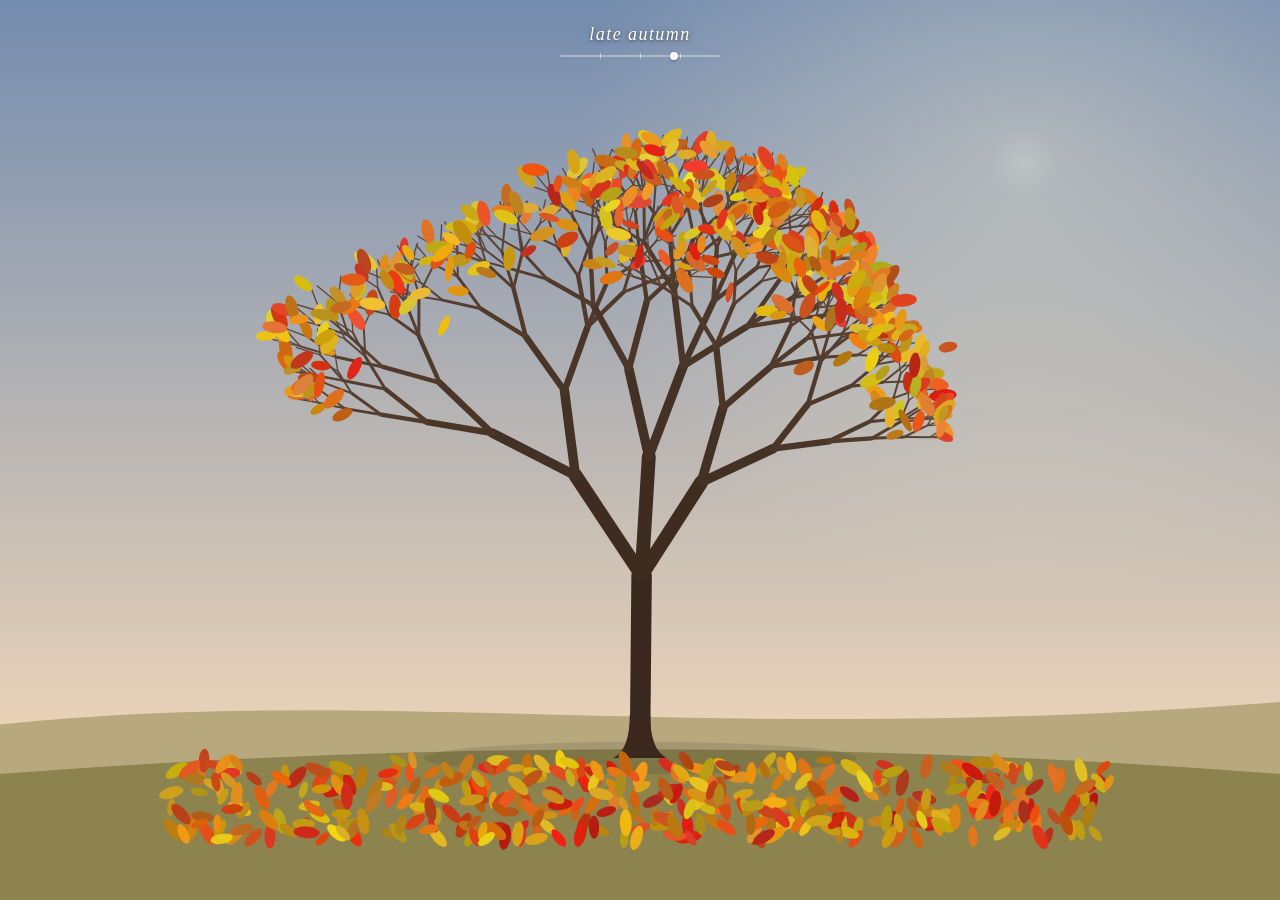
<file: index.html>
<!doctype html>
<html lang="en">
<head>
<meta charset="utf-8">
<meta name="viewport" content="width=device-width, initial-scale=1">
<title>Seasons</title>
<meta name="description" content="A tree that slowly turns through the seasons.">
<style>
  html, body {
    margin: 0;
    height: 100%;
    overflow: hidden;
    background: #9fc3dc;
    font-family: Georgia, "Times New Roman", serif;
  }
  canvas {
    display: block;
    position: fixed;
    inset: 0;
    width: 100%;
    height: 100%;
  }
  .hud {
    position: fixed;
    top: 24px;
    left: 50%;
    transform: translateX(-50%);
    text-align: center;
    color: #fff;
    text-shadow: 0 1px 3px rgba(0, 0, 0, 0.45), 0 0 12px rgba(0, 0, 0, 0.2);
    pointer-events: none;
    user-select: none;
  }
  #label {
    font-size: 18px;
    font-style: italic;
    letter-spacing: 0.08em;
    transition: opacity 1.5s ease;
  }
  .track {
    position: relative;
    width: 160px;
    height: 2px;
    margin: 10px auto 0;
    background: rgba(255, 255, 255, 0.35);
    border-radius: 1px;
  }
  .track::before,
  .track::after {
    content: "";
    position: absolute;
    top: -2px;
    width: 1px;
    height: 6px;
    background: rgba(255, 255, 255, 0.5);
  }
  .track::before { left: 25%; box-shadow: 40px 0 0 rgba(255, 255, 255, 0.5); }
  .track::after { left: 75%; }
  #mark {
    position: absolute;
    top: -3px;
    width: 8px;
    height: 8px;
    margin-left: -4px;
    border-radius: 50%;
    background: #fff;
    box-shadow: 0 1px 3px rgba(0, 0, 0, 0.3);
  }
</style>
</head>
<body>
<canvas id="c" aria-label="A tree slowly changing through spring, summer, autumn and winter" role="img"></canvas>
<div class="hud" aria-live="polite">
  <div id="label"></div>
  <div class="track"><span id="mark"></span></div>
</div>
<script>
(() => {
  // Seconds per season. Override with ?s=10 to watch it go faster.
  const SEASON_S = (() => {
    const v = parseFloat(new URLSearchParams(location.search).get("s"));
    return v > 0 ? v : 75;
  })();
  const REDUCED = matchMedia("(prefers-reduced-motion: reduce)").matches;

  const canvas = document.getElementById("c");
  const ctx = canvas.getContext("2d");
  const labelEl = document.getElementById("label");
  const markEl = document.getElementById("mark");

  // ---------- helpers ----------
  function mulberry32(a) {
    return () => {
      a |= 0; a = (a + 0x6d2b79f5) | 0;
      let t = Math.imul(a ^ (a >>> 15), 1 | a);
      t = (t + Math.imul(t ^ (t >>> 7), 61 | t)) ^ t;
      return ((t ^ (t >>> 14)) >>> 0) / 4294967296;
    };
  }
  const rnd = mulberry32(20171221);
  const smooth = (e0, e1, x) => {
    const k = Math.min(1, Math.max(0, (x - e0) / (e1 - e0)));
    return k * k * (3 - 2 * k);
  };
  const lerp = (a, b, k) => a + (b - a) * k;
  const mixRGB = (a, b, k) => [lerp(a[0], b[0], k), lerp(a[1], b[1], k), lerp(a[2], b[2], k)];
  const rgb = (c, a = 1) => `rgba(${c[0] | 0},${c[1] | 0},${c[2] | 0},${a})`;

  // ---------- the tree (unit coordinates: trunk length = 1) ----------
  const MAX_DEPTH = 7;
  const AUTUMN_HUES = [6, 16, 26, 36, 44, 50];
  const nodes = [], leaves = [], blossoms = [];

  function grow(parent, depth, ang, len, width, parentAbs) {
    const node = {
      parent, depth, ang, len, width,
      phase: rnd() * Math.PI * 2,
      a: 0, x1: 0, y1: 0, x2: 0, y2: 0,
    };
    nodes.push(node);
    const abs = parentAbs + ang;

    if (depth >= 5) {
      const n = depth === MAX_DEPTH ? 3 : 2;
      for (let i = 0; i < n; i++) {
        const b = rnd();
        leaves.push({
          node,
          pos: 0.3 + rnd() * 0.7,
          side: (rnd() < 0.5 ? -1 : 1) * (0.45 + rnd() * 0.75),
          size: 0.05 + rnd() * 0.03,
          jit: (rnd() - 0.5) * 10,
          bud: 0.05 + rnd() * 0.4,
          b,
          fall: 2.3 + b * 0.75,
          hue: AUTUMN_HUES[(rnd() * AUTUMN_HUES.length) | 0] + (rnd() - 0.5) * 6,
          sat: 70 + rnd() * 20,
          lit: 42 + rnd() * 14,
          flutter: rnd() * Math.PI * 2,
          fell: -1,
        });
      }
    }
    if (depth === MAX_DEPTH) {
      if (rnd() < 0.6) {
        blossoms.push({
          node, a: rnd(), off: (rnd() - 0.5) * 1.4,
          size: 0.034 + rnd() * 0.02, rot: rnd() * 6.28, fell: -1,
        });
      }
      return;
    }
    const n = depth === 0 ? 3 : rnd() < 0.28 ? 3 : 2;
    for (let i = 0; i < n; i++) {
      let spread = n === 2
        ? (i === 0 ? -1 : 1) * (0.28 + rnd() * 0.3)
        : (i - 1) * (0.42 + rnd() * 0.2) + (rnd() - 0.5) * 0.15;
      const childAbs = abs + spread;
      if (Math.abs(childAbs) > 1.35) spread -= Math.sign(childAbs) * (Math.abs(childAbs) - 1.35) * 0.8;
      const ratio = depth === 0 ? 0.62 + rnd() * 0.1 : 0.7 + rnd() * 0.12;
      grow(node, depth + 1, spread, len * ratio, width * 0.68, abs);
    }
  }
  grow(null, 0, (rnd() - 0.5) * 0.06, 1, 0.12, 0);

  // Bounding box of the still tree, so it can be scaled to fit any screen.
  const bbox = (() => {
    let minX = 0, maxX = 0, maxY = 0;
    for (const n of nodes) {
      const p = n.parent;
      n.a = (p ? p.a : 0) + n.ang;
      n.x1 = p ? p.x2 : 0; n.y1 = p ? p.y2 : 0;
      n.x2 = n.x1 + Math.sin(n.a) * n.len;
      n.y2 = n.y1 + Math.cos(n.a) * n.len;
      minX = Math.min(minX, n.x2); maxX = Math.max(maxX, n.x2); maxY = Math.max(maxY, n.y2);
    }
    const m = 0.12; // room for leaves
    return { halfW: Math.max(-minX, maxX) + m, h: maxY + m };
  })();

  const BRANCH_COLORS = [];
  for (let d = 0; d <= MAX_DEPTH; d++) {
    BRANCH_COLORS.push(rgb(mixRGB([58, 40, 30], [96, 72, 56], d / MAX_DEPTH)));
  }

  // ---------- palettes, keyed at the middle of each season ----------
  const SKY_TOP = [[118, 180, 226], [72, 148, 222], [104, 132, 172], [146, 162, 184]];
  const SKY_BOT = [[222, 240, 236], [204, 232, 246], [242, 206, 162], [226, 231, 239]];
  const GRASS = [[124, 178, 84], [84, 146, 58], [150, 138, 72], [118, 116, 94]];
  const SNOW = [240, 244, 250];
  const SUN = [0.55, 0.9, 0.5, 0.25];
  const WIND = [1, 0.8, 1.6, 0.9];

  function seasonal(keys, t) {
    const u = (t - 0.5 + 4) % 4;
    const i = Math.floor(u);
    const k = smooth(0, 1, u - i);
    const a = keys[i], b = keys[(i + 1) % 4];
    return Array.isArray(a) ? mixRGB(a, b, k) : lerp(a, b, k);
  }
  const snowFall = (t) => smooth(2.9, 3.1, t) * (1 - smooth(3.72, 3.95, t));
  const snowCover = (t) => {
    const tt = t < 0.6 ? t + 4 : t;
    return smooth(3.05, 3.4, tt) * (1 - smooth(3.88, 4.25, tt));
  };

  // ---------- layout ----------
  let W = 0, H = 0, dpr = 1, S = 1, baseX = 0, groundY = 0;
  function resize() {
    dpr = Math.min(window.devicePixelRatio || 1, 2);
    W = window.innerWidth; H = window.innerHeight;
    canvas.width = Math.round(W * dpr); canvas.height = Math.round(H * dpr);
    ctx.setTransform(dpr, 0, 0, dpr, 0, 0);
    groundY = H * 0.84;
    S = Math.min((groundY - Math.max(96, H * 0.14)) / bbox.h, (W * 0.47) / bbox.halfW);
    baseX = W / 2;
  }
  window.addEventListener("resize", resize);
  resize();

  // ---------- state ----------
  // Start at today's real point in the (northern) year; spring begins ~Mar 20.
  const now = new Date();
  const doy = Math.floor((now - new Date(now.getFullYear(), 0, 0)) / 864e5);
  // ?t=0..4 starts at a specific point instead (0 spring, 1 summer, 2 autumn, 3 winter).
  const tParam = parseFloat(new URLSearchParams(location.search).get("t"));
  let t = tParam >= 0 && tParam < 4 ? tParam : (((doy - 79 + 365) % 365) / 365) * 4;
  let year = 0;
  let clock = 0;

  const falling = [];   // leaves and petals, in the air or on the ground
  const flakes = [];

  for (const l of leaves) if (t >= l.fall) l.fell = year;
  for (const b of blossoms) if (t >= 0.5 + b.a * 0.15) b.fell = year;
  // If we start after leaf fall, scatter what already came down.
  if (t > 2.3 && snowCover(t) < 0.9) {
    for (const l of leaves) {
      if (l.fell === year && rnd() < 0.35) {
        falling.push(makeLeaf(baseX + (rnd() - 0.5) * bbox.halfW * S * 2.4, 0, l, true));
      }
    }
  }

  function makeLeaf(x, y, l, landed) {
    const gy = groundY + 4 + rnd() * (H - groundY) * 0.55;
    return {
      kind: "leaf", x, y: landed ? gy : y, gy,
      vx: (rnd() - 0.3) * 18, vy: 26 + rnd() * 22,
      amp: 20 + rnd() * 30, f: 1 + rnd() * 1.5, ph: rnd() * 6.28,
      rot: rnd() * 6.28, vr: (rnd() - 0.5) * 4,
      size: l.size * S, color: `hsl(${l.hue},${l.sat}%,${l.lit - 4}%)`,
      landed, age: 0,
    };
  }
  function makePetal(x, y) {
    return {
      kind: "petal", x, y, gy: groundY + 4 + rnd() * (H - groundY) * 0.5,
      vx: 8 + rnd() * 14, vy: 14 + rnd() * 14,
      amp: 25 + rnd() * 25, f: 1.5 + rnd() * 2, ph: rnd() * 6.28,
      rot: rnd() * 6.28, vr: (rnd() - 0.5) * 6,
      size: 0.012 * S, color: "hsl(340,80%,90%)", landed: false, age: 0,
    };
  }

  // ---------- frame ----------
  let last = performance.now();
  let lastLabel = "";

  function frame(nowMs) {
    const dt = Math.min(0.1, (nowMs - last) / 1000);
    last = nowMs;
    clock += dt;
    t += dt / SEASON_S;
    if (t >= 4) { t -= 4; year++; }

    const cover = snowCover(t);
    const wind = REDUCED ? 0 : seasonal(WIND, t);

    // Sky
    const top = seasonal(SKY_TOP, t), bot = seasonal(SKY_BOT, t);
    const sky = ctx.createLinearGradient(0, 0, 0, groundY);
    sky.addColorStop(0, rgb(top));
    sky.addColorStop(1, rgb(bot));
    ctx.fillStyle = sky;
    ctx.fillRect(0, 0, W, H);

    // Sun glow
    const sunA = seasonal(SUN, t);
    const sx = W * 0.8, sy = H * 0.18, sr = Math.max(W, H) * 0.35;
    const sun = ctx.createRadialGradient(sx, sy, 0, sx, sy, sr);
    sun.addColorStop(0, `rgba(255,248,220,${sunA})`);
    sun.addColorStop(0.08, `rgba(255,244,210,${sunA * 0.7})`);
    sun.addColorStop(1, "rgba(255,244,210,0)");
    ctx.fillStyle = sun;
    ctx.fillRect(0, 0, W, H);

    // Ground
    const grass = mixRGB(seasonal(GRASS, t), SNOW, cover);
    const far = mixRGB(grass, bot, 0.45);
    ctx.fillStyle = rgb(far);
    ctx.beginPath();
    ctx.moveTo(0, groundY - H * 0.035);
    ctx.bezierCurveTo(W * 0.3, groundY - H * 0.08, W * 0.55, groundY - H * 0.01, W, groundY - H * 0.06);
    ctx.lineTo(W, H); ctx.lineTo(0, H); ctx.closePath();
    ctx.fill();
    ctx.fillStyle = rgb(grass);
    ctx.beginPath();
    ctx.moveTo(0, groundY + H * 0.02);
    ctx.quadraticCurveTo(W / 2, groundY - H * 0.035, W, groundY + H * 0.02);
    ctx.lineTo(W, H); ctx.lineTo(0, H); ctx.closePath();
    ctx.fill();

    // Soft shadow under the tree
    ctx.fillStyle = "rgba(0,0,0,0.10)";
    ctx.beginPath();
    ctx.ellipse(baseX, groundY + 2, bbox.halfW * S * 0.55, H * 0.018, 0, 0, Math.PI * 2);
    ctx.fill();

    // Branch positions for this frame
    const sway = Math.sin(clock * 0.55) * 0.6 + Math.sin(clock * 1.3 + 1) * 0.4;
    for (const n of nodes) {
      const p = n.parent;
      const s = wind * n.depth * (0.006 * sway + 0.004 * Math.sin(clock * 1.9 + n.phase));
      n.a = (p ? p.a : 0) + n.ang + s;
      n.x1 = p ? p.x2 : baseX; n.y1 = p ? p.y2 : groundY - n.width * S * 0.5;
      n.x2 = n.x1 + Math.sin(n.a) * n.len * S;
      n.y2 = n.y1 - Math.cos(n.a) * n.len * S;
    }

    // Trunk flare
    const tw = nodes[0].width * S;
    ctx.fillStyle = BRANCH_COLORS[0];
    ctx.beginPath();
    ctx.moveTo(baseX - tw * 1.3, groundY + 2);
    ctx.quadraticCurveTo(baseX - tw * 0.5, groundY - tw * 0.3, baseX - tw * 0.5, groundY - tw * 2);
    ctx.lineTo(baseX + tw * 0.5, groundY - tw * 2);
    ctx.quadraticCurveTo(baseX + tw * 0.5, groundY - tw * 0.3, baseX + tw * 1.3, groundY + 2);
    ctx.closePath();
    ctx.fill();

    // Branches
    ctx.lineCap = "round";
    for (const n of nodes) {
      ctx.strokeStyle = BRANCH_COLORS[n.depth];
      ctx.lineWidth = Math.max(0.7, n.width * S);
      ctx.beginPath();
      ctx.moveTo(n.x1, n.y1);
      ctx.lineTo(n.x2, n.y2);
      ctx.stroke();
    }

    // Snow resting on branches
    if (cover > 0.01) {
      ctx.strokeStyle = rgb(SNOW);
      for (const n of nodes) {
        if (n.depth > 6) continue;
        const flat = Math.abs(Math.sin(n.a));
        const lw = Math.max(0.7, n.width * S);
        ctx.globalAlpha = cover * (0.05 + 0.95 * flat * flat);
        ctx.lineWidth = Math.max(0.8, lw * 0.55);
        ctx.beginPath();
        ctx.moveTo(n.x1, n.y1 - lw * 0.4);
        ctx.lineTo(n.x2, n.y2 - lw * 0.4);
        ctx.stroke();
      }
      ctx.globalAlpha = 1;
    }

    // Blossoms (early spring)
    for (const b of blossoms) {
      const n = b.node;
      const fadeAt = 0.5 + b.a * 0.15;
      if (t >= fadeAt && t < 2 && b.fell !== year) {
        b.fell = year;
        if (rnd() < 0.7) falling.push(makePetal(n.x2, n.y2));
      }
      const bloom = smooth(0.02 + b.a * 0.1, 0.16 + b.a * 0.1, t) * (1 - smooth(fadeAt - 0.08, fadeAt, t));
      if (bloom < 0.02) continue;
      const r = b.size * S * bloom;
      const bx = n.x2 + Math.cos(n.a) * b.off * r;
      const by = n.y2 + Math.sin(n.a) * b.off * r;
      ctx.fillStyle = "hsl(338,78%,90%)";
      ctx.beginPath();
      for (let i = 0; i < 5; i++) {
        const pa = b.rot + (i * Math.PI * 2) / 5;
        ctx.moveTo(bx + Math.cos(pa) * r * 0.55 + r * 0.5, by + Math.sin(pa) * r * 0.55);
        ctx.arc(bx + Math.cos(pa) * r * 0.55, by + Math.sin(pa) * r * 0.55, r * 0.5, 0, Math.PI * 2);
      }
      ctx.fill();
      ctx.fillStyle = "hsl(340,65%,68%)";
      ctx.beginPath();
      ctx.arc(bx, by, r * 0.22, 0, Math.PI * 2);
      ctx.fill();
    }

    // Leaves
    for (const l of leaves) {
      if (t >= l.fall) {
        if (l.fell !== year) {
          l.fell = year;
          const n = l.node;
          falling.push(makeLeaf(lerp(n.x1, n.x2, l.pos), lerp(n.y1, n.y2, l.pos), l, false));
        }
        continue;
      }
      const g = smooth(l.bud, l.bud + 0.3, t);
      if (g < 0.02) continue;
      const green = smooth(0.25, 1.2, t);
      const turn = smooth(1.95 + l.b * 0.2, l.fall - 0.03, t);
      const h = lerp(lerp(92, 112, green), l.hue, turn);
      const s = lerp(lerp(62, 46, green), l.sat, turn);
      const li = lerp(lerp(58, 32, green), l.lit, turn) + l.jit * (1 - turn * 0.5);

      const n = l.node;
      const px = lerp(n.x1, n.x2, l.pos), py = lerp(n.y1, n.y2, l.pos);
      const a = n.a + l.side + wind * (0.08 + turn * 0.12) * Math.sin(clock * 2.4 + l.flutter);
      const len = l.size * S * g;
      const dx = Math.sin(a), dy = -Math.cos(a);
      ctx.fillStyle = `hsl(${h},${s}%,${li}%)`;
      ctx.beginPath();
      ctx.ellipse(px + dx * len, py + dy * len, len, len * 0.48, a - Math.PI / 2, 0, Math.PI * 2);
      ctx.fill();
    }

    // Falling leaves / petals
    for (let i = falling.length - 1; i >= 0; i--) {
      const p = falling[i];
      p.age += dt;
      if (!p.landed) {
        const flow = wind * 12;
        p.x += (p.vx + flow + Math.sin(p.age * p.f + p.ph) * p.amp) * dt;
        p.y += p.vy * dt;
        p.rot += p.vr * dt;
        if (p.y >= p.gy) { p.y = p.gy; p.landed = true; p.age = 0; }
      }
      let alpha = 1;
      if (p.kind === "leaf") {
        alpha = 1 - cover;
        if (p.landed && cover > 0.97) { falling.splice(i, 1); continue; }
      } else if (p.landed) {
        alpha = 1 - p.age / 8;
        if (alpha <= 0) { falling.splice(i, 1); continue; }
      }
      if (p.x < -40 || p.x > W + 40) { falling.splice(i, 1); continue; }
      ctx.globalAlpha = alpha;
      ctx.fillStyle = p.color;
      ctx.beginPath();
      const squash = p.landed ? 0.45 : 0.3 + 0.25 * Math.abs(Math.sin(p.age * 3 + p.ph));
      ctx.ellipse(p.x, p.y, p.size, p.size * squash, p.rot, 0, Math.PI * 2);
      ctx.fill();
    }
    ctx.globalAlpha = 1;
    if (falling.length > 900) falling.splice(0, falling.length - 900);

    // Snow
    const fall = snowFall(t);
    if (fall > 0 && !REDUCED) {
      // On the very first frame fill the whole sky, so a winter load isn't empty.
      const prefill = clock === dt;
      const spawn = prefill ? fall * W * 0.4 : fall * dt * W * 0.12;
      for (let k = 0; k < spawn || (k === 0 && rnd() < spawn); k++) {
        flakes.push({
          x: rnd() * (W + 100) - 50, y: prefill ? rnd() * groundY : -5,
          r: 0.8 + rnd() * 2.2, vy: 22 + rnd() * 30, ph: rnd() * 6.28,
          gy: groundY - H * 0.02 + rnd() * (H - groundY),
        });
      }
    }
    if (flakes.length) {
      ctx.fillStyle = "rgba(255,255,255,0.9)";
      ctx.beginPath();
      for (let i = flakes.length - 1; i >= 0; i--) {
        const f = flakes[i];
        f.y += f.vy * (0.6 + f.r * 0.25) * dt;
        f.x += (Math.sin(clock * 0.8 + f.ph) * 12 + wind * 8) * dt;
        if (f.y > f.gy) { flakes.splice(i, 1); continue; }
        ctx.moveTo(f.x + f.r, f.y);
        ctx.arc(f.x, f.y, f.r, 0, Math.PI * 2);
      }
      ctx.fill();
    }

    // Label
    const names = ["spring", "summer", "autumn", "winter"];
    const si = Math.floor(t), frac = t - si;
    const label = (frac < 0.33 ? "early " : frac < 0.67 ? "mid-" : "late ") + names[si];
    if (label !== lastLabel) {
      lastLabel = label;
      labelEl.style.opacity = 0;
      setTimeout(() => { labelEl.textContent = label; labelEl.style.opacity = 1; }, lastLabel && labelEl.textContent ? 700 : 0);
    }
    markEl.style.left = (t / 4) * 100 + "%";

    requestAnimationFrame(frame);
  }
  requestAnimationFrame(frame);
})();
</script>
</body>
</html>
</file>
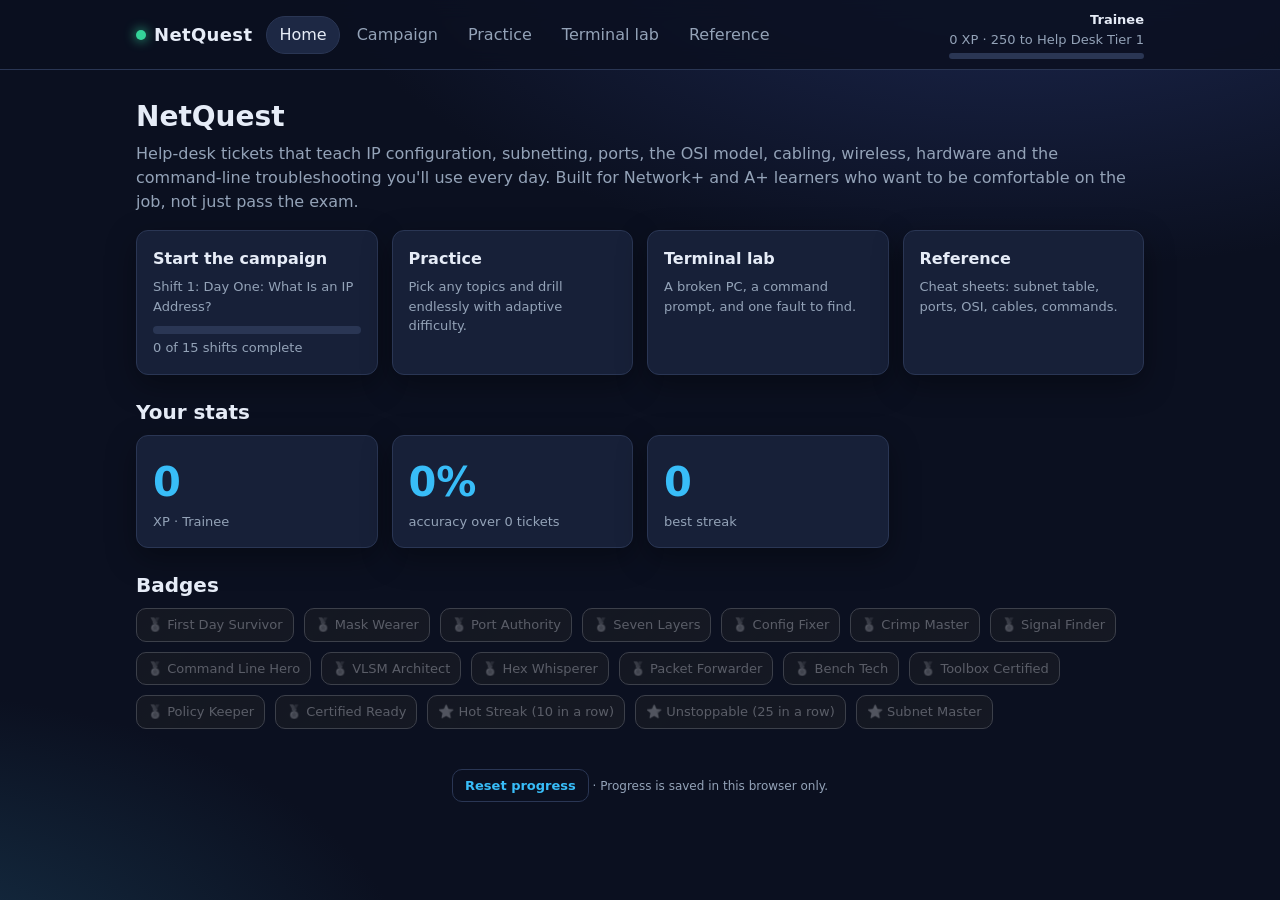
<file: netquest/index.html>
<!doctype html>
<html lang="en">
<head>
<meta charset="utf-8">
<meta name="viewport" content="width=device-width, initial-scale=1">
<title>NetQuest — Network+ and A+ training game</title>
<meta name="description" content="A help-desk ticket game that teaches IP configuration, subnetting, ports, the OSI model, cabling, wireless, hardware and command-line troubleshooting for Network+ and A+ learners.">
<meta name="theme-color" content="#0b1020">
<link rel="stylesheet" href="style.css">
</head>
<body>
<header class="top">
  <div class="topbar">
    <div class="logo" id="logo"><span class="dot"></span>NetQuest</div>
    <nav class="tabs" aria-label="Sections">
      <button data-screen="home">Home</button>
      <button data-screen="campaign">Campaign</button>
      <button data-screen="practice">Practice</button>
      <button data-screen="lab">Terminal lab</button>
      <button data-screen="reference">Reference</button>
    </nav>
    <div class="rank" id="rank"></div>
  </div>
</header>
<main id="screen"></main>
<script src="js/ipmath.js"></script>
<script src="js/data.js"></script>
<script src="js/questions.js"></script>
<script src="js/challenges.js"></script>
<script src="js/netsim.js"></script>
<script src="js/app.js"></script>
</body>
</html>
</file>
<file: netquest/style.css>
/* NetQuest — styles */
:root {
  --bg: #0b1020; --bg2: #121a2e; --panel: #172038; --panel2: #1d2844; --line: #2a3654;
  --text: #e6ecf7; --muted: #94a3b8; --accent: #38bdf8; --accent2: #a78bfa; --ok: #34d399; --bad: #f87171; --warn: #fbbf24;
  --mono: ui-monospace, "Cascadia Code", "SF Mono", Menlo, Consolas, monospace;
  --sans: system-ui, -apple-system, "Segoe UI", Roboto, Inter, sans-serif;
  --radius: 12px; --shadow: 0 10px 30px rgba(0,0,0,.35);
}
* { box-sizing: border-box; }
html, body { margin: 0; background: var(--bg); color: var(--text); font-family: var(--sans); line-height: 1.5; }
body { min-height: 100vh; background: radial-gradient(1200px 600px at 80% -10%, #1e2a55 0%, transparent 60%), radial-gradient(900px 500px at -10% 110%, #17334a 0%, transparent 60%), var(--bg); }
a { color: var(--accent); }
button { font: inherit; }
code { font-family: var(--mono); background: rgba(255,255,255,.07); padding: 1px 6px; border-radius: 6px; font-size: .95em; }
pre.term { font-family: var(--mono); font-size: 13px; line-height: 1.45; background: #050810; color: #d1e3ff; border: 1px solid var(--line); border-radius: 10px; padding: 12px 14px; overflow-x: auto; white-space: pre; margin: 12px 0; }

header.top { position: sticky; top: 0; z-index: 10; backdrop-filter: blur(10px); background: rgba(11,16,32,.85); border-bottom: 1px solid var(--line); }
.topbar { max-width: 1040px; margin: 0 auto; padding: 10px 16px; display: flex; align-items: center; gap: 14px; flex-wrap: wrap; }
.logo { font-weight: 800; letter-spacing: .02em; font-size: 18px; display: flex; align-items: center; gap: 8px; cursor: pointer; }
.logo .dot { width: 10px; height: 10px; border-radius: 50%; background: var(--ok); box-shadow: 0 0 12px var(--ok); }
nav.tabs { display: flex; gap: 4px; flex-wrap: wrap; }
nav.tabs button { background: transparent; border: 1px solid transparent; color: var(--muted); padding: 6px 12px; border-radius: 999px; cursor: pointer; }
nav.tabs button:hover { color: var(--text); border-color: var(--line); }
nav.tabs button.active { color: var(--text); background: var(--panel2); border-color: var(--line); }
.rank { margin-left: auto; text-align: right; font-size: 13px; color: var(--muted); min-width: 160px; }
.rank b { color: var(--text); display: block; }
.xpbar { height: 6px; background: var(--line); border-radius: 3px; overflow: hidden; margin-top: 4px; }
.xpbar i { display: block; height: 100%; background: linear-gradient(90deg, var(--accent), var(--accent2)); width: 0; transition: width .5s; }

main { max-width: 1040px; margin: 0 auto; padding: 20px 16px 60px; }
h1 { font-size: 28px; margin: 6px 0 4px; }
h2 { font-size: 20px; margin: 22px 0 8px; }
h3 { font-size: 16px; margin: 14px 0 6px; }
p.lead { color: var(--muted); font-size: 16px; margin-top: 0; }
.grid { display: grid; grid-template-columns: repeat(auto-fill, minmax(240px, 1fr)); gap: 14px; }
.card { background: var(--panel); border: 1px solid var(--line); border-radius: var(--radius); padding: 16px; box-shadow: var(--shadow); }
.card.clickable { cursor: pointer; transition: transform .12s, border-color .12s; }
.card.clickable:hover { transform: translateY(-2px); border-color: var(--accent); }
.card h3 { margin-top: 0; }
.card .meta { color: var(--muted); font-size: 13px; }
.btn { background: var(--accent); color: #04121f; border: 0; padding: 10px 18px; border-radius: 10px; font-weight: 700; cursor: pointer; transition: filter .12s, transform .06s; }
.btn:hover { filter: brightness(1.1); }
.btn:active { transform: translateY(1px); }
.btn:disabled { opacity: .45; cursor: not-allowed; filter: none; }
.btn.secondary { background: var(--panel2); color: var(--text); border: 1px solid var(--line); }
.btn.ghost { background: transparent; color: var(--accent); border: 1px solid var(--line); }
.btn.small { padding: 6px 12px; font-size: 13px; }
.btn.danger { background: var(--bad); color: #2a0a0a; }
.row { display: flex; gap: 10px; flex-wrap: wrap; align-items: center; }
.spacer { flex: 1; }
.pill { display: inline-block; padding: 2px 10px; border-radius: 999px; font-size: 12px; background: var(--panel2); border: 1px solid var(--line); color: var(--muted); }
.pill.ok { color: var(--ok); border-color: var(--ok); }
.pill.locked { color: var(--muted); }
.pill.diff { color: var(--warn); }
.badge { display: inline-flex; align-items: center; gap: 6px; padding: 6px 10px; border-radius: 10px; background: linear-gradient(135deg, #2a2148, #1c2a4a); border: 1px solid var(--accent2); font-size: 13px; }
.badge.dim { opacity: .35; filter: grayscale(1); }

/* shift list */
.shift { display: flex; gap: 14px; align-items: flex-start; }
.shift .num { font-family: var(--mono); font-size: 22px; color: var(--accent); min-width: 42px; font-weight: 700; }
.shift.locked { opacity: .55; }
.progress { height: 8px; background: var(--line); border-radius: 4px; overflow: hidden; }
.progress i { display: block; height: 100%; background: var(--ok); transition: width .3s; }

/* ticket */
.ticket { background: var(--panel); border: 1px solid var(--line); border-radius: var(--radius); box-shadow: var(--shadow); overflow: hidden; }
.ticket-head { display: flex; gap: 10px; align-items: center; padding: 10px 16px; background: var(--panel2); border-bottom: 1px solid var(--line); font-size: 13px; color: var(--muted); flex-wrap: wrap; }
.ticket-head b { color: var(--text); }
.ticket-body { padding: 18px 16px; }
.prompt { font-size: 17px; margin-bottom: 14px; }
.prompt p { margin: 0 0 8px; }
.choices { display: grid; gap: 8px; }
.choice { text-align: left; background: var(--bg2); border: 1px solid var(--line); color: var(--text); padding: 12px 14px; border-radius: 10px; cursor: pointer; display: flex; gap: 12px; align-items: flex-start; }
.choice:hover { border-color: var(--accent); }
.choice.selected { border-color: var(--accent); background: rgba(56,189,248,.08); }
.choice.correct { border-color: var(--ok); background: rgba(52,211,153,.1); }
.choice.wrong { border-color: var(--bad); background: rgba(248,113,113,.1); }
.choice .key { font-family: var(--mono); color: var(--muted); }
.fields { display: grid; gap: 10px; grid-template-columns: repeat(auto-fill, minmax(260px, 1fr)); }
.field label { display: block; font-size: 13px; color: var(--muted); margin-bottom: 4px; }
.field input, .field select, .term-input { width: 100%; background: var(--bg2); color: var(--text); border: 1px solid var(--line); border-radius: 8px; padding: 10px 12px; font-family: var(--mono); font-size: 15px; }
.field input:focus, .term-input:focus { outline: none; border-color: var(--accent); }
.field.ok input { border-color: var(--ok); }
.field.bad input { border-color: var(--bad); }
.field .ans { font-size: 12px; color: var(--muted); margin-top: 3px; font-family: var(--mono); }
.field .ans.bad { color: var(--bad); }
.match { display: grid; grid-template-columns: 1fr 1fr; gap: 8px; }
.match .col { display: grid; gap: 8px; align-content: start; }
.mitem { background: var(--bg2); border: 1px solid var(--line); border-radius: 10px; padding: 10px 12px; cursor: pointer; min-height: 44px; display: flex; align-items: center; gap: 8px; }
.mitem.sel { border-color: var(--accent); background: rgba(56,189,248,.1); }
.mitem.paired { border-color: var(--accent2); }
.mitem.ok { border-color: var(--ok); }
.mitem.bad { border-color: var(--bad); }
.mitem .tag { font-family: var(--mono); font-size: 12px; color: var(--accent2); min-width: 18px; }
.bucket-rows { display: grid; gap: 8px; }
.bucket-row { display: grid; grid-template-columns: 1fr auto; gap: 10px; align-items: center; background: var(--bg2); border: 1px solid var(--line); border-radius: 10px; padding: 8px 12px; }
.bucket-row.ok { border-color: var(--ok); }
.bucket-row.bad { border-color: var(--bad); }
.seg { display: inline-flex; border: 1px solid var(--line); border-radius: 8px; overflow: hidden; }
.seg button { background: transparent; color: var(--muted); border: 0; padding: 6px 12px; cursor: pointer; }
.seg button.on { background: var(--accent); color: #04121f; font-weight: 700; }
.order { display: grid; grid-template-columns: 1fr 1fr; gap: 12px; }
.order .pool, .order .slots { display: grid; gap: 6px; align-content: start; }
.oitem { background: var(--bg2); border: 1px solid var(--line); border-radius: 10px; padding: 9px 12px; cursor: pointer; display: flex; gap: 10px; align-items: center; }
.oitem:hover { border-color: var(--accent); }
.oitem .n { font-family: var(--mono); color: var(--accent); min-width: 22px; }
.oitem.placed { border-color: var(--accent2); }
.oitem.ok { border-color: var(--ok); }
.oitem.bad { border-color: var(--bad); }
.oitem .swatch { width: 26px; height: 14px; border-radius: 3px; border: 1px solid rgba(0,0,0,.4); flex: none; }
.slot-empty { border: 1px dashed var(--line); border-radius: 10px; padding: 9px 12px; color: var(--muted); }
.feedback { margin-top: 16px; border-radius: 10px; padding: 14px 16px; border: 1px solid var(--line); background: var(--bg2); }
.feedback.ok { border-color: var(--ok); }
.feedback.bad { border-color: var(--bad); }
.feedback h3 { margin: 0 0 6px; }
.feedback .xp { float: right; color: var(--warn); font-weight: 700; }
.hintbox { margin-top: 10px; padding: 10px 12px; border-left: 3px solid var(--warn); background: rgba(251,191,36,.06); border-radius: 0 8px 8px 0; color: var(--text); font-size: 14px; }
table.bin { font-family: var(--mono); font-size: 13px; border-collapse: collapse; margin: 8px 0; }
table.bin th { text-align: left; color: var(--muted); padding: 2px 10px 2px 0; font-weight: 500; }
table.bin td { letter-spacing: .04em; }
table.ref { border-collapse: collapse; width: 100%; font-size: 14px; margin: 8px 0; }
table.ref th, table.ref td { text-align: left; padding: 6px 8px; border-bottom: 1px solid var(--line); vertical-align: top; }
table.ref th { color: var(--muted); font-weight: 600; }
table.ref code { white-space: nowrap; }
.actions { display: flex; gap: 10px; flex-wrap: wrap; margin-top: 16px; align-items: center; }
.streak { color: var(--warn); font-weight: 700; }

/* ipfix */
.ipfix { display: grid; grid-template-columns: 1fr 1fr; gap: 14px; }
.doc { background: var(--bg2); border: 1px solid var(--line); border-radius: 10px; padding: 12px 14px; font-size: 14px; }
.doc h4 { margin: 0 0 6px; color: var(--accent); font-size: 13px; text-transform: uppercase; letter-spacing: .06em; }
.doc dl { display: grid; grid-template-columns: auto 1fr; gap: 3px 12px; margin: 0; }
.doc dt { color: var(--muted); }
.doc dd { margin: 0; font-family: var(--mono); }
.adapter { background: var(--bg2); border: 1px solid var(--line); border-radius: 10px; padding: 12px 14px; }
.adapter h4 { margin: 0 0 8px; font-size: 13px; text-transform: uppercase; letter-spacing: .06em; color: var(--accent2); }
.adapter .field { margin-bottom: 8px; }
.adapter .radio { display: flex; gap: 14px; margin-bottom: 10px; font-size: 14px; }
.checks { display: grid; gap: 6px; margin-top: 8px; }
.checks label { display: flex; gap: 8px; align-items: flex-start; font-size: 14px; cursor: pointer; }
.tests { margin-top: 12px; }
.test { display: flex; gap: 10px; align-items: center; padding: 6px 0; border-bottom: 1px dashed var(--line); font-family: var(--mono); font-size: 13px; }
.test .st { min-width: 52px; font-weight: 700; }
.test .st.pass { color: var(--ok); }
.test .st.fail { color: var(--bad); }
.complaint { font-style: italic; color: var(--text); background: rgba(167,139,250,.08); border-left: 3px solid var(--accent2); padding: 8px 12px; border-radius: 0 8px 8px 0; margin-bottom: 12px; }

/* terminal */
.lab { display: grid; grid-template-columns: 2fr 1fr; gap: 14px; }
.terminal { background: #050810; border: 1px solid var(--line); border-radius: 10px; padding: 10px 12px; font-family: var(--mono); font-size: 13px; color: #d1e3ff; height: 380px; overflow-y: auto; white-space: pre-wrap; word-break: break-word; }
.terminal .cmd { color: #fde68a; }
.termline { display: flex; gap: 8px; align-items: center; margin-top: 8px; font-family: var(--mono); }
.termline .ps { color: var(--muted); font-size: 13px; white-space: nowrap; }
.diag { margin-top: 14px; }
.diag select { width: 100%; }

/* reference */
.reftabs { display: flex; gap: 6px; flex-wrap: wrap; margin: 12px 0; }
.reftabs button { background: var(--panel2); border: 1px solid var(--line); color: var(--muted); padding: 6px 12px; border-radius: 999px; cursor: pointer; }
.reftabs button.active { color: var(--text); border-color: var(--accent); }
.wire { display: inline-block; width: 18px; height: 12px; border-radius: 3px; border: 1px solid rgba(0,0,0,.4); vertical-align: middle; margin-right: 6px; }

/* practice picker */
.topics { display: grid; grid-template-columns: repeat(auto-fill, minmax(200px, 1fr)); gap: 8px; }
.topics label { display: flex; gap: 8px; align-items: center; background: var(--bg2); border: 1px solid var(--line); border-radius: 10px; padding: 8px 10px; cursor: pointer; font-size: 14px; }
.topics label.on { border-color: var(--accent); }
.summary-big { font-size: 40px; font-weight: 800; color: var(--accent); }
.footer { color: var(--muted); font-size: 12px; margin-top: 40px; text-align: center; }
.toast { position: fixed; bottom: 20px; left: 50%; transform: translateX(-50%); background: var(--panel2); border: 1px solid var(--accent2); color: var(--text); padding: 10px 16px; border-radius: 10px; box-shadow: var(--shadow); z-index: 20; animation: pop .25s ease-out; }
@keyframes pop { from { transform: translateX(-50%) translateY(10px); opacity: 0; } }
.sr { position: absolute; left: -9999px; }

@media (max-width: 760px) {
  .ipfix, .lab, .order, .match { grid-template-columns: 1fr; }
  .terminal { height: 300px; }
  .rank { min-width: 0; margin-left: 0; width: 100%; text-align: left; }
  h1 { font-size: 24px; }
  .prompt { font-size: 16px; }
}
@media (prefers-reduced-motion: reduce) { * { transition: none !important; animation: none !important; } }
</file>
